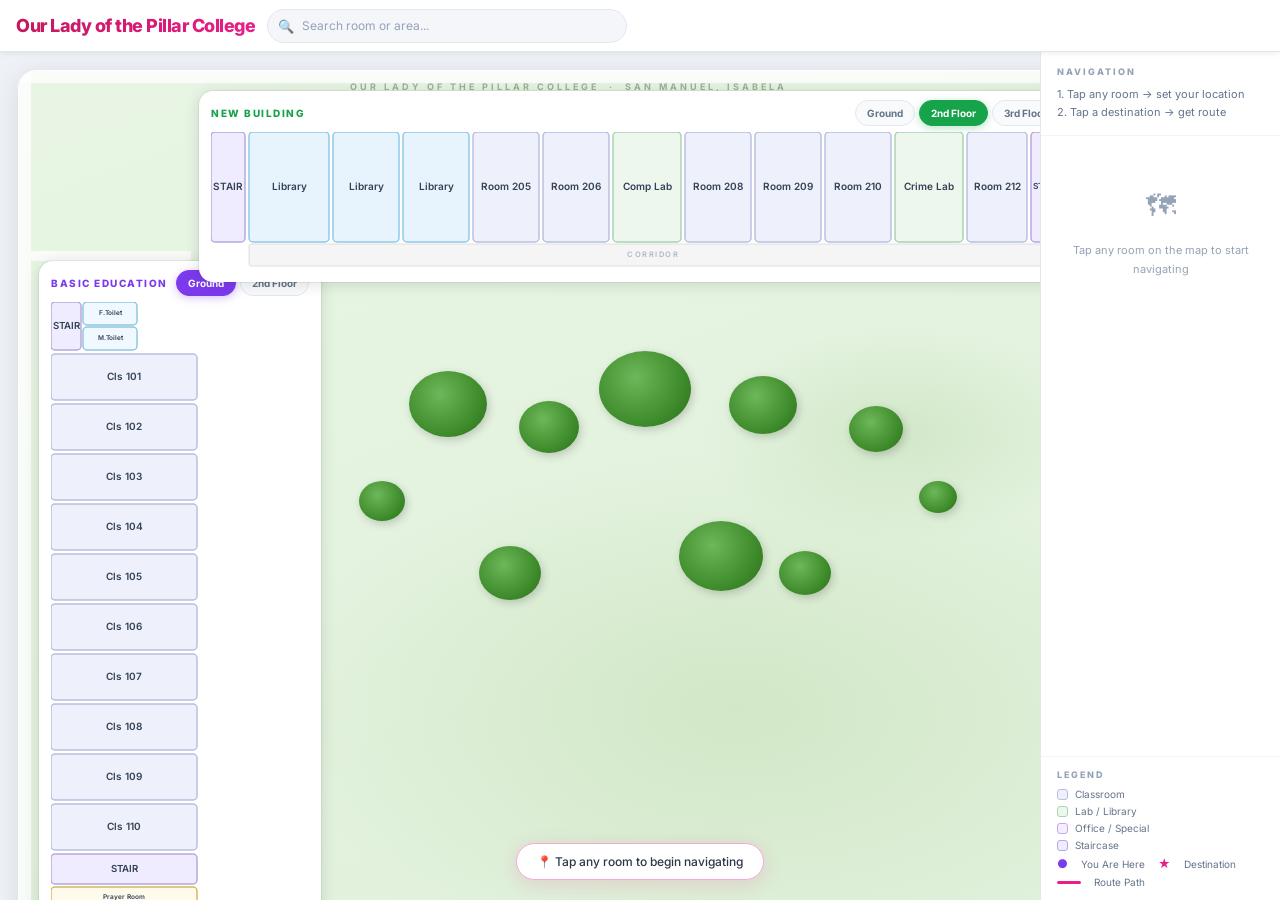
<file: index.html>
<!DOCTYPE html>
<html lang="en">
<head>
<meta charset="UTF-8">
<meta name="viewport" content="width=device-width, initial-scale=1.0, user-scalable=no">
<title>OLPC Campus Navigator</title>
<link href="https://fonts.googleapis.com/css2?family=Inter:wght@300;400;500;600;700&family=DM+Mono:wght@400;500&display=swap" rel="stylesheet">
<link rel="stylesheet" href="style.css">
</head>
<body>

<!-- TOPBAR -->
<div class="topbar">
  <div class="logo">Our Lady of the Pillar College</div>
  <div class="search-box">
    <span class="search-icon">&#128269;</span>
    <input type="text" id="searchInput" placeholder="Search room or area..." autocomplete="off">
    <div class="sdrop" id="sdrop"></div>
  </div>
</div>

<!-- TOAST -->
<div class="toast hide" id="toast"><span id="toastMsg">Tap any room to begin</span></div>

<!-- LAYOUT -->
<div class="layout">

  <!-- CAMPUS SCROLL -->
  <div class="campus-scroll">
    <div class="campus" id="campus">
      <div class="campus-title">OUR LADY OF THE PILLAR COLLEGE &nbsp;·&nbsp; SAN MANUEL, ISABELA</div>

      <!-- roads -->
      <div class="road" style="left:0;top:0;width:12px;height:100%;"></div>
      <div class="road" style="left:0;top:0;width:100%;height:12px;"></div>
      <div class="road" style="left:12px;top:180px;width:160px;height:10px;border-radius:0 0 3px 3px;"></div>

      <!-- trees -->
      <div class="tree" style="width:78px;height:66px;left:390px;top:300px;"></div>
      <div class="tree" style="width:60px;height:52px;left:500px;top:330px;"></div>
      <div class="tree" style="width:92px;height:76px;left:580px;top:280px;"></div>
      <div class="tree" style="width:68px;height:58px;left:710px;top:305px;"></div>
      <div class="tree" style="width:54px;height:46px;left:830px;top:335px;"></div>
      <div class="tree" style="width:62px;height:54px;left:460px;top:475px;"></div>
      <div class="tree" style="width:84px;height:70px;left:660px;top:450px;"></div>
      <div class="tree" style="width:46px;height:40px;left:340px;top:410px;"></div>
      <div class="tree" style="width:52px;height:44px;left:760px;top:480px;"></div>
      <div class="tree" style="width:38px;height:32px;left:900px;top:410px;"></div>

      <!-- cross-building path overlay -->
      <svg class="xsvg" id="xsvg"></svg>

      <!-- buildings injected by JS -->
      <div id="bslots"></div>

      <!-- north -->
      <div class="north"><span class="north-arrow">&#8593;</span><span class="north-lbl">N</span></div>
      <!-- scale -->
      <div class="scalebar"><div class="scalebar-line"></div><div class="scalebar-lbl">approx. scale</div></div>
    </div>
  </div>

  <!-- SIDEBAR -->
  <div class="sidebar">
    <div class="sb-top">
      <div class="sb-title">Navigation</div>
      <div class="sb-hint">1&#46; Tap any room &rarr; set your location<br>2&#46; Tap a destination &rarr; get route</div>
    </div>
    <div class="sb-body">
      <div class="sb-empty" id="sbEmpty">
        <div class="ico">&#128506;</div>
        Tap any room on the map to start navigating
      </div>
      <div class="route" id="routePanel">
        <div class="rt-pt">
          <div class="rt-dot" style="background:#7c3aed;"></div>
          <div><div class="rt-name" id="rFrom">-</div><div class="rt-sub" id="rFromSub"></div></div>
        </div>
        <div class="rt-vline"></div>
        <div class="rt-pt">
          <div class="rt-dot" style="background:#e91e8c;"></div>
          <div><div class="rt-name" id="rTo">-</div><div class="rt-sub" id="rToSub"></div></div>
        </div>
        <div class="pmr-badge">&#9851; PMR &nbsp;·&nbsp; Staircase Access</div>
        <div class="steps" id="steps"></div>
        <button class="clear-btn" onclick="clearRoute()">&#10005; &nbsp;Clear Route</button>
      </div>
    </div>
    <div class="sb-legend">
      <div class="sb-title">Legend</div>
      <div class="leg-row"><div class="leg-dot" style="background:#eef0fb;border-color:#b8c0e0;"></div> Classroom</div>
      <div class="leg-row"><div class="leg-dot" style="background:#edf7ee;border-color:#a8d4b0;"></div> Lab / Library</div>
      <div class="leg-row"><div class="leg-dot" style="background:#f5eeff;border-color:#c4a8e8;"></div> Office / Special</div>
      <div class="leg-row"><div class="leg-dot" style="background:#f0ecff;border-color:#b8a8dc;"></div> Staircase</div>
      <div class="leg-row"><span style="color:#7c3aed;font-size:12px;">&#9679;</span>&nbsp; You Are Here &nbsp; <span style="color:#e91e8c;font-size:12px;">&#9733;</span>&nbsp; Destination</div>
      <div class="leg-row" style="margin-top:4px;"><div style="width:24px;height:3px;background:#e91e8c;border-radius:2px;"></div>&nbsp; Route Path</div>
    </div>
  </div>
</div>
<script src="script.js"></script>
</body>
</html>
</file>
<file: style.css>
/* ── RESET & BASE ── */
*{box-sizing:border-box;margin:0;padding:0;}
html,body{height:100%;overflow:hidden;font-family:'Inter',sans-serif;background:#eef1f5;color:#1e2a38;}

/* ── TOPBAR ── */
.topbar{
  position:fixed;top:0;left:0;right:0;z-index:300;
  height:52px;
  background:#fff;
  border-bottom:1px solid #e2e8f0;
  box-shadow:0 1px 6px rgba(0,0,0,.08);
  display:flex;align-items:center;gap:12px;padding:0 16px;
}
.logo{
  font-size:18px;font-weight:800;letter-spacing:-0.5px;
  background:linear-gradient(135deg,#c2185b,#e91e8c);
  -webkit-background-clip:text;-webkit-text-fill-color:transparent;
  white-space:nowrap;flex-shrink:0;
}
.search-box{
  flex:1;max-width:360px;position:relative;
}
.search-box input{
  width:100%;height:34px;
  background:#f4f6fa;border:1.5px solid #e2e8f0;border-radius:20px;
  padding:0 14px 0 34px;font-family:'Inter',sans-serif;font-size:12px;
  color:#1e2a38;outline:none;transition:border-color .2s,box-shadow .2s;
}
.search-box input:focus{border-color:#e91e8c;box-shadow:0 0 0 3px rgba(233,30,140,.1);}
.search-box input::placeholder{color:#94a3b8;}
.search-icon{position:absolute;left:11px;top:50%;transform:translateY(-50%);color:#94a3b8;font-size:13px;pointer-events:none;}
.sdrop{
  position:absolute;top:calc(100%+4px);left:0;right:0;
  background:#fff;border:1px solid #e2e8f0;border-radius:12px;
  max-height:220px;overflow-y:auto;z-index:400;display:none;
  box-shadow:0 8px 24px rgba(0,0,0,.12);
}
.sdrop.open{display:block;}
.sd-item{
  padding:9px 14px;font-size:12px;cursor:pointer;
  display:flex;align-items:center;gap:8px;border-bottom:1px solid #f0f4f8;
  transition:background .1s;color:#2d3748;
}
.sd-item:last-child{border-bottom:none;}
.sd-item:hover{background:#f8fafc;}
.sd-badge{font-size:9px;padding:2px 7px;border-radius:10px;font-weight:700;flex-shrink:0;}
.be-badge{background:#ede9fe;color:#6d28d9;}
.nb-badge{background:#dcfce7;color:#166534;}

/* ── LAYOUT ── */
.layout{position:fixed;inset:0;top:52px;display:flex;}

/* ── CAMPUS SCROLL ── */
.campus-scroll{
  flex:1;overflow:auto;
  background:#eef1f5;
  padding:18px;
}

/* ── CAMPUS MAP ── */
.campus{
  position:relative;
  width:1100px;min-height:910px;
  background:linear-gradient(160deg,#e8f5e4 0%,#dff0da 100%);
  border-radius:18px;
  border:1.5px solid #ffffff;
  box-shadow:0 4px 24px rgba(0,0,0,.1);
  overflow:hidden;
}

/* ground texture overlay */
.campus::after{
  content:'';position:absolute;inset:0;pointer-events:none;
  background:
    radial-gradient(ellipse 60% 40% at 65% 70%, rgba(160,200,130,.25) 0%, transparent 70%),
    radial-gradient(ellipse 30% 20% at 80% 40%, rgba(140,190,110,.2) 0%, transparent 60%);
}

.campus-title{
  position:absolute;top:10px;left:50%;transform:translateX(-50%);
  font-size:9px;font-weight:700;letter-spacing:3px;text-transform:uppercase;
  color:rgba(60,100,60,.45);white-space:nowrap;z-index:2;
}

/* roads */
.road{position:absolute;background:rgba(255,255,255,.75);border-radius:3px;z-index:2;}

/* trees */
.tree{
  position:absolute;border-radius:50%;
  background:radial-gradient(circle at 40% 35%, #6db85a 0%, #3d8a2a 65%, #2d6a1a 100%);
  box-shadow:2px 3px 8px rgba(0,0,0,.18);
  z-index:3;
}


/* ── BUILDING CARD ── */
.bldg{
  position:absolute;z-index:10;
  background:#fff;
  border-radius:14px;
  box-shadow:0 2px 16px rgba(0,0,0,.12),0 0 0 1px rgba(0,0,0,.06);
  overflow:visible;
}

.bldg-head{
  display:flex;align-items:center;justify-content:space-between;
  padding:9px 12px 6px;gap:8px;
}

.bldg-name{font-size:10px;font-weight:800;letter-spacing:1.5px;text-transform:uppercase;}
.be-color{color:#7c3aed;}
.nb-color{color:#16a34a;}
.floor-tabs{display:flex;gap:4px;}
.ftab{
  height:26px;padding:0 11px;border-radius:13px;
  font-family:'Inter',sans-serif;font-size:10px;font-weight:700;
  cursor:pointer;border:1.5px solid #e2e8f0;background:#f8fafc;
  color:#64748b;transition:all .18s;white-space:nowrap;
}
.ftab:hover{border-color:#94a3b8;}
.ftab.on-be{background:#7c3aed;color:#fff;border-color:#7c3aed;box-shadow:0 2px 8px rgba(124,58,237,.3);}
.ftab.on-nb{background:#16a34a;color:#fff;border-color:#16a34a;box-shadow:0 2px 8px rgba(22,163,74,.3);}

/* floor container */
.flr-wrap{position:relative;margin:0 12px 12px;}
.flr-layer{position:absolute;top:0;left:0;opacity:0;pointer-events:none;transition:opacity .28s;}
.flr-layer.show{opacity:1;pointer-events:all;}

/* empty floor */
.empty-flr{
  display:flex;flex-direction:column;align-items:center;justify-content:center;
  gap:6px;font-size:10px;color:#94a3b8;padding:20px 0;
}

/* ── SVG ROOM STYLES ── */
.room-g{cursor:pointer;}
.room-g rect{transition:filter .12s;}
.room-g:hover rect{filter:brightness(.93);}
.room-g.you rect{stroke:#7c3aed !important;stroke-width:2.5 !important;}
.room-g.dest rect{stroke:#e91e8c !important;stroke-width:2.5 !important;}

/* path */
.rt-path{fill:none;stroke:#e91e8c;stroke-width:3.5;stroke-linecap:round;stroke-linejoin:round;}
.rt-glow{fill:none;stroke:rgba(233,30,140,.18);stroke-width:10;stroke-linecap:round;stroke-linejoin:round;}
.rt-cross{fill:none;stroke:#e91e8c;stroke-width:3;stroke-linecap:round;stroke-linejoin:round;stroke-dasharray:6 5;}

/* ── SIDEBAR ── */
.sidebar{
  width:240px;flex-shrink:0;
  background:#fff;border-left:1.5px solid #e2e8f0;
  display:flex;flex-direction:column;
}
.sb-top{padding:14px 16px;border-bottom:1px solid #f0f4f8;}
.sb-title{font-size:9px;font-weight:800;letter-spacing:2px;text-transform:uppercase;color:#94a3b8;margin-bottom:8px;}
.sb-hint{font-size:11px;color:#64748b;line-height:1.65;}
.sb-body{flex:1;overflow-y:auto;padding:16px;}
.sb-empty{text-align:center;color:#94a3b8;font-size:11px;line-height:1.7;margin-top:28px;}
.sb-empty .ico{font-size:30px;margin-bottom:10px;}

.route{display:none;}
.route.show{display:block;}
.rt-pt{display:flex;align-items:flex-start;gap:9px;margin-bottom:10px;}
.rt-dot{width:10px;height:10px;border-radius:50%;margin-top:3px;flex-shrink:0;}
.rt-name{font-size:12px;font-weight:700;color:#1e2a38;}
.rt-sub{font-size:10px;color:#64748b;margin-top:1px;}
.rt-vline{width:2px;height:14px;background:#e2e8f0;margin:0 4px 8px;}

.pmr-badge{
  display:inline-flex;align-items:center;gap:5px;
  background:#fdf2f8;border:1px solid #f9a8d4;color:#be185d;
  font-size:9px;font-weight:700;padding:4px 10px;border-radius:20px;
  margin-bottom:14px;
}
.steps{display:flex;flex-direction:column;gap:8px;}
.step{display:flex;gap:9px;align-items:flex-start;}
.step-n{
  width:22px;height:22px;border-radius:50%;flex-shrink:0;
  background:#fdf2f8;border:1.5px solid #f9a8d4;
  font-size:9px;font-weight:800;color:#be185d;
  display:flex;align-items:center;justify-content:center;
  font-family:'DM Mono',monospace;
}
.step-t{font-size:11px;color:#334155;line-height:1.5;padding-top:3px;}

.clear-btn{
  width:100%;margin-top:14px;padding:9px;
  background:#fff0f3;border:1.5px solid #fecdd3;border-radius:10px;
  color:#e11d48;font-family:'Inter',sans-serif;font-size:11px;font-weight:600;
  cursor:pointer;transition:all .18s;
}
.clear-btn:hover{background:#ffe4e6;border-color:#fda4af;}

/* legend */
.sb-legend{padding:12px 16px;border-top:1px solid #f0f4f8;}
.leg-row{display:flex;align-items:center;gap:7px;font-size:10px;color:#64748b;margin-bottom:5px;}
.leg-row:last-child{margin-bottom:0;}
.leg-dot{width:11px;height:11px;border-radius:3px;border:1px solid;flex-shrink:0;}

/* toast */
.toast{
  position:fixed;bottom:20px;left:50%;transform:translateX(-50%);
  background:#fff;border:1.5px solid #f9a8d4;border-radius:22px;
  padding:10px 20px;font-size:12px;font-weight:500;color:#2d3748;
  z-index:500;display:flex;align-items:center;gap:8px;white-space:nowrap;
  box-shadow:0 4px 20px rgba(233,30,140,.15);
  transition:opacity .4s,transform .4s;
}
.toast.hide{opacity:0;transform:translateX(-50%) translateY(8px);pointer-events:none;}

/* cross-building svg overlay */
.xsvg{position:absolute;inset:0;pointer-events:none;z-index:6;}

/* north / scale */
.north{position:absolute;bottom:14px;right:14px;z-index:20;text-align:center;opacity:.55;}
.north-arrow{font-size:18px;color:#4a6a4a;display:block;}
.north-lbl{font-size:8px;font-weight:700;color:#4a6a4a;letter-spacing:1px;}
.scalebar{position:absolute;bottom:14px;left:50%;transform:translateX(-50%);z-index:20;opacity:.45;text-align:center;}
.scalebar-line{width:80px;height:3px;background:repeating-linear-gradient(90deg,#4a6a4a 0px,#4a6a4a 8px,transparent 8px,transparent 13px);}
.scalebar-lbl{font-size:8px;color:#4a6a4a;letter-spacing:1px;margin-top:2px;}

::-webkit-scrollbar{width:4px;height:4px;}
::-webkit-scrollbar-thumb{background:#d1d5db;border-radius:4px;}
::-webkit-scrollbar-track{background:transparent;}
</file>
<file: Inter-class-map/style.css>
/* ── RESET & BASE ── */
*{box-sizing:border-box;margin:0;padding:0;}
html,body{height:100%;overflow:hidden;font-family:'Inter',sans-serif;background:#eef1f5;color:#1e2a38;}

/* ── TOPBAR ── */
.topbar{
  position:fixed;top:0;left:0;right:0;z-index:300;
  height:52px;
  background:#fff;
  border-bottom:1px solid #e2e8f0;
  box-shadow:0 1px 6px rgba(0,0,0,.08);
  display:flex;align-items:center;gap:12px;padding:0 16px;
}
.logo{
  font-size:18px;font-weight:800;letter-spacing:-0.5px;
  background:linear-gradient(135deg,#c2185b,#e91e8c);
  -webkit-background-clip:text;-webkit-text-fill-color:transparent;
  white-space:nowrap;flex-shrink:0;
}
.search-box{
  flex:1;max-width:360px;position:relative;
}
.search-box input{
  width:100%;height:34px;
  background:#f4f6fa;border:1.5px solid #e2e8f0;border-radius:20px;
  padding:0 14px 0 34px;font-family:'Inter',sans-serif;font-size:12px;
  color:#1e2a38;outline:none;transition:border-color .2s,box-shadow .2s;
}
.search-box input:focus{border-color:#e91e8c;box-shadow:0 0 0 3px rgba(233,30,140,.1);}
.search-box input::placeholder{color:#94a3b8;}
.search-icon{position:absolute;left:11px;top:50%;transform:translateY(-50%);color:#94a3b8;font-size:13px;pointer-events:none;}
.sdrop{
  position:absolute;top:calc(100%+4px);left:0;right:0;
  background:#fff;border:1px solid #e2e8f0;border-radius:12px;
  max-height:220px;overflow-y:auto;z-index:400;display:none;
  box-shadow:0 8px 24px rgba(0,0,0,.12);
}
.sdrop.open{display:block;}
.sd-item{
  padding:9px 14px;font-size:12px;cursor:pointer;
  display:flex;align-items:center;gap:8px;border-bottom:1px solid #f0f4f8;
  transition:background .1s;color:#2d3748;
}
.sd-item:last-child{border-bottom:none;}
.sd-item:hover{background:#f8fafc;}
.sd-badge{font-size:9px;padding:2px 7px;border-radius:10px;font-weight:700;flex-shrink:0;}
.be-badge{background:#ede9fe;color:#6d28d9;}
.nb-badge{background:#dcfce7;color:#166534;}

/* ── LAYOUT ── */
.layout{position:fixed;inset:0;top:52px;display:flex;}

/* ── CAMPUS SCROLL ── */
.campus-scroll{
  flex:1;overflow:auto;
  background:#eef1f5;
  padding:18px;
}

/* ── CAMPUS MAP ── */
.campus{
  position:relative;
  width:1100px;min-height:910px;
  background:linear-gradient(160deg,#e8f5e4 0%,#dff0da 100%);
  border-radius:18px;
  border:1.5px solid #ffffff;
  box-shadow:0 4px 24px rgba(0,0,0,.1);
  overflow:hidden;
}

/* ground texture overlay */
.campus::after{
  content:'';position:absolute;inset:0;pointer-events:none;
  background:
    radial-gradient(ellipse 60% 40% at 65% 70%, rgba(160,200,130,.25) 0%, transparent 70%),
    radial-gradient(ellipse 30% 20% at 80% 40%, rgba(140,190,110,.2) 0%, transparent 60%);
}

.campus-title{
  position:absolute;top:10px;left:50%;transform:translateX(-50%);
  font-size:9px;font-weight:700;letter-spacing:3px;text-transform:uppercase;
  color:rgba(60,100,60,.45);white-space:nowrap;z-index:2;
}

/* roads */
.road{position:absolute;background:rgba(255,255,255,.75);border-radius:3px;z-index:2;}

/* trees */
.tree{
  position:absolute;border-radius:50%;
  background:radial-gradient(circle at 40% 35%, #6db85a 0%, #3d8a2a 65%, #2d6a1a 100%);
  box-shadow:2px 3px 8px rgba(0,0,0,.18);
  z-index:3;
}


/* ── BUILDING CARD ── */
.bldg{
  position:absolute;z-index:10;
  background:#fff;
  border-radius:14px;
  box-shadow:0 2px 16px rgba(0,0,0,.12),0 0 0 1px rgba(0,0,0,.06);
  overflow:visible;
}

.bldg-head{
  display:flex;align-items:center;justify-content:space-between;
  padding:9px 12px 6px;gap:8px;
}

.bldg-name{font-size:10px;font-weight:800;letter-spacing:1.5px;text-transform:uppercase;}
.be-color{color:#7c3aed;}
.nb-color{color:#16a34a;}
.floor-tabs{display:flex;gap:4px;}
.ftab{
  height:26px;padding:0 11px;border-radius:13px;
  font-family:'Inter',sans-serif;font-size:10px;font-weight:700;
  cursor:pointer;border:1.5px solid #e2e8f0;background:#f8fafc;
  color:#64748b;transition:all .18s;white-space:nowrap;
}
.ftab:hover{border-color:#94a3b8;}
.ftab.on-be{background:#7c3aed;color:#fff;border-color:#7c3aed;box-shadow:0 2px 8px rgba(124,58,237,.3);}
.ftab.on-nb{background:#16a34a;color:#fff;border-color:#16a34a;box-shadow:0 2px 8px rgba(22,163,74,.3);}

/* floor container */
.flr-wrap{position:relative;margin:0 12px 12px;}
.flr-layer{position:absolute;top:0;left:0;opacity:0;pointer-events:none;transition:opacity .28s;}
.flr-layer.show{opacity:1;pointer-events:all;}

/* empty floor */
.empty-flr{
  display:flex;flex-direction:column;align-items:center;justify-content:center;
  gap:6px;font-size:10px;color:#94a3b8;padding:20px 0;
}

/* ── SVG ROOM STYLES ── */
.room-g{cursor:pointer;}
.room-g rect{transition:filter .12s;}
.room-g:hover rect{filter:brightness(.93);}
.room-g.you rect{stroke:#7c3aed !important;stroke-width:2.5 !important;}
.room-g.dest rect{stroke:#e91e8c !important;stroke-width:2.5 !important;}

/* path */
.rt-path{fill:none;stroke:#e91e8c;stroke-width:3.5;stroke-linecap:round;stroke-linejoin:round;}
.rt-glow{fill:none;stroke:rgba(233,30,140,.18);stroke-width:10;stroke-linecap:round;stroke-linejoin:round;}
.rt-cross{fill:none;stroke:#e91e8c;stroke-width:3;stroke-linecap:round;stroke-linejoin:round;stroke-dasharray:6 5;}

/* ── SIDEBAR ── */
.sidebar{
  width:240px;flex-shrink:0;
  background:#fff;border-left:1.5px solid #e2e8f0;
  display:flex;flex-direction:column;
}
.sb-top{padding:14px 16px;border-bottom:1px solid #f0f4f8;}
.sb-title{font-size:9px;font-weight:800;letter-spacing:2px;text-transform:uppercase;color:#94a3b8;margin-bottom:8px;}
.sb-hint{font-size:11px;color:#64748b;line-height:1.65;}
.sb-body{flex:1;overflow-y:auto;padding:16px;}
.sb-empty{text-align:center;color:#94a3b8;font-size:11px;line-height:1.7;margin-top:28px;}
.sb-empty .ico{font-size:30px;margin-bottom:10px;}

.route{display:none;}
.route.show{display:block;}
.rt-pt{display:flex;align-items:flex-start;gap:9px;margin-bottom:10px;}
.rt-dot{width:10px;height:10px;border-radius:50%;margin-top:3px;flex-shrink:0;}
.rt-name{font-size:12px;font-weight:700;color:#1e2a38;}
.rt-sub{font-size:10px;color:#64748b;margin-top:1px;}
.rt-vline{width:2px;height:14px;background:#e2e8f0;margin:0 4px 8px;}

.pmr-badge{
  display:inline-flex;align-items:center;gap:5px;
  background:#fdf2f8;border:1px solid #f9a8d4;color:#be185d;
  font-size:9px;font-weight:700;padding:4px 10px;border-radius:20px;
  margin-bottom:14px;
}
.steps{display:flex;flex-direction:column;gap:8px;}
.step{display:flex;gap:9px;align-items:flex-start;}
.step-n{
  width:22px;height:22px;border-radius:50%;flex-shrink:0;
  background:#fdf2f8;border:1.5px solid #f9a8d4;
  font-size:9px;font-weight:800;color:#be185d;
  display:flex;align-items:center;justify-content:center;
  font-family:'DM Mono',monospace;
}
.step-t{font-size:11px;color:#334155;line-height:1.5;padding-top:3px;}

.clear-btn{
  width:100%;margin-top:14px;padding:9px;
  background:#fff0f3;border:1.5px solid #fecdd3;border-radius:10px;
  color:#e11d48;font-family:'Inter',sans-serif;font-size:11px;font-weight:600;
  cursor:pointer;transition:all .18s;
}
.clear-btn:hover{background:#ffe4e6;border-color:#fda4af;}

/* legend */
.sb-legend{padding:12px 16px;border-top:1px solid #f0f4f8;}
.leg-row{display:flex;align-items:center;gap:7px;font-size:10px;color:#64748b;margin-bottom:5px;}
.leg-row:last-child{margin-bottom:0;}
.leg-dot{width:11px;height:11px;border-radius:3px;border:1px solid;flex-shrink:0;}

/* toast */
.toast{
  position:fixed;bottom:20px;left:50%;transform:translateX(-50%);
  background:#fff;border:1.5px solid #f9a8d4;border-radius:22px;
  padding:10px 20px;font-size:12px;font-weight:500;color:#2d3748;
  z-index:500;display:flex;align-items:center;gap:8px;white-space:nowrap;
  box-shadow:0 4px 20px rgba(233,30,140,.15);
  transition:opacity .4s,transform .4s;
}
.toast.hide{opacity:0;transform:translateX(-50%) translateY(8px);pointer-events:none;}

/* cross-building svg overlay */
.xsvg{position:absolute;inset:0;pointer-events:none;z-index:6;}

/* north / scale */
.north{position:absolute;bottom:14px;right:14px;z-index:20;text-align:center;opacity:.55;}
.north-arrow{font-size:18px;color:#4a6a4a;display:block;}
.north-lbl{font-size:8px;font-weight:700;color:#4a6a4a;letter-spacing:1px;}
.scalebar{position:absolute;bottom:14px;left:50%;transform:translateX(-50%);z-index:20;opacity:.45;text-align:center;}
.scalebar-line{width:80px;height:3px;background:repeating-linear-gradient(90deg,#4a6a4a 0px,#4a6a4a 8px,transparent 8px,transparent 13px);}
.scalebar-lbl{font-size:8px;color:#4a6a4a;letter-spacing:1px;margin-top:2px;}

::-webkit-scrollbar{width:4px;height:4px;}
::-webkit-scrollbar-thumb{background:#d1d5db;border-radius:4px;}
::-webkit-scrollbar-track{background:transparent;}
</file>
